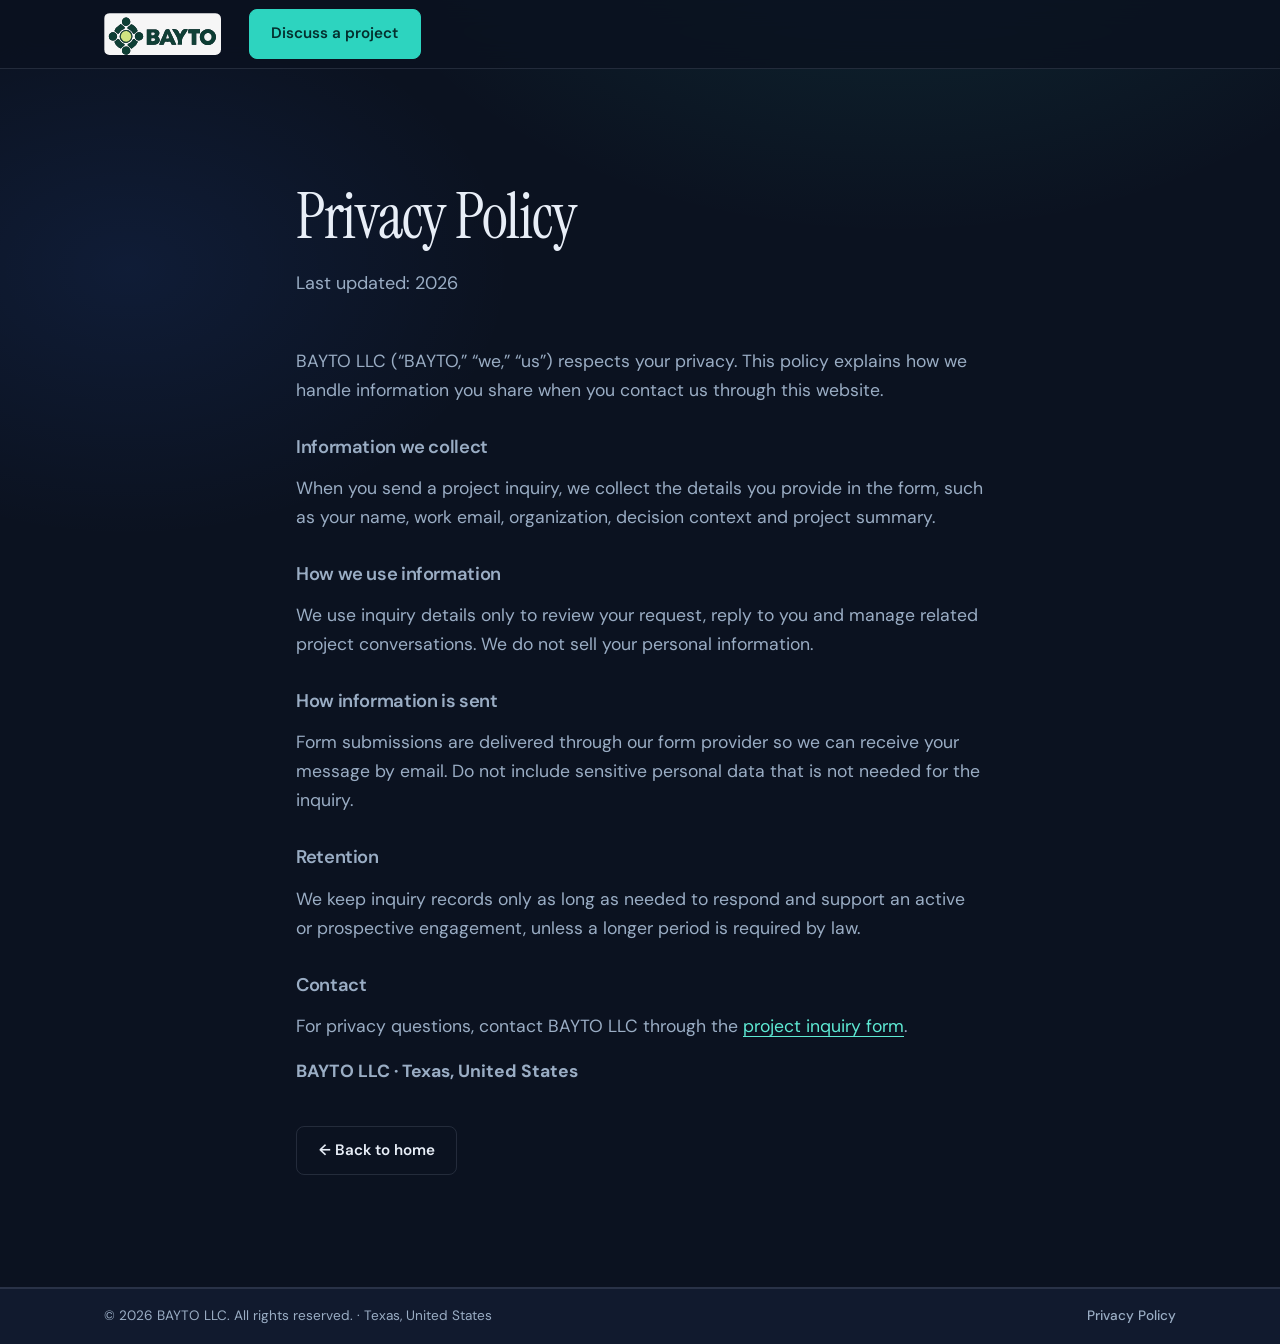
<file: privacy.html>
<!DOCTYPE html>
<html lang="en">
  <head>
    <meta charset="UTF-8" />
    <meta
      name="viewport"
      content="width=device-width, initial-scale=1.0, viewport-fit=cover"
    />
    <meta name="theme-color" content="#0b1220" />
    <meta
      name="description"
      content="Privacy Policy for BAYTO LLC."
    />
    <title>Privacy Policy — BAYTO LLC</title>
    <link rel="icon" href="assets/favicon.svg" type="image/svg+xml" />
    <link rel="preconnect" href="https://fonts.googleapis.com" />
    <link rel="preconnect" href="https://fonts.gstatic.com" crossorigin />
    <link
      href="https://fonts.googleapis.com/css2?family=DM+Sans:ital,opsz,wght@0,9..40,400;0,9..40,500;0,9..40,600;0,9..40,700;1,9..40,400&family=Instrument+Serif:ital@0;1&display=swap"
      rel="stylesheet"
    />
    <link rel="stylesheet" href="css/styles.css" />
  </head>
  <body>
    <a class="skip-link" href="#main">Skip to content</a>

    <header class="site-header">
      <div class="container header-inner">
        <a class="brand" href="index.html" aria-label="BAYTO home">
          <img class="brand-logo" src="assets/logo.svg" alt="BAYTO" width="142" height="51" />
        </a>
        <a class="btn btn-primary header-cta" href="index.html#inquiry">Discuss a project</a>
      </div>
    </header>

    <main id="main" class="section">
      <div class="container privacy-content">
        <header class="section-header">
          <h1>Privacy Policy</h1>
          <p class="section-lead">Last updated: 2026</p>
        </header>

        <div class="about-body">
          <p>
            BAYTO LLC (“BAYTO,” “we,” “us”) respects your privacy. This policy
            explains how we handle information you share when you contact us
            through this website.
          </p>

          <h2>Information we collect</h2>
          <p>
            When you send a project inquiry, we collect the details you provide
            in the form, such as your name, work email, organization, decision
            context and project summary.
          </p>

          <h2>How we use information</h2>
          <p>
            We use inquiry details only to review your request, reply to you and
            manage related project conversations. We do not sell your personal
            information.
          </p>

          <h2>How information is sent</h2>
          <p>
            Form submissions are delivered through our form provider so we can
            receive your message by email. Do not include sensitive personal data
            that is not needed for the inquiry.
          </p>

          <h2>Retention</h2>
          <p>
            We keep inquiry records only as long as needed to respond and
            support an active or prospective engagement, unless a longer period
            is required by law.
          </p>

          <h2>Contact</h2>
          <p>
            For privacy questions, contact BAYTO LLC through the
            <a href="index.html#inquiry">project inquiry form</a>.
          </p>

          <p><strong>BAYTO LLC · Texas, United States</strong></p>
          <a class="btn btn-ghost" href="index.html">← Back to home</a>
        </div>
      </div>
    </main>

    <footer class="site-footer">
      <div class="footer-bar">
        <div class="container footer-bar-inner">
          <p class="footer-copy">
            © 2026 BAYTO LLC. All rights reserved. · Texas, United States
          </p>
          <a class="footer-policy" href="privacy.html">Privacy Policy</a>
        </div>
      </div>
    </footer>
  </body>
</html>
</file>
<file: css/styles.css>
/* ==========================================================================
   BAYTO LLC — styles
   Structure: tokens → reset → layout → components → sections → responsive
   ========================================================================== */

/* --- Tokens --------------------------------------------------------------- */
:root {
  --color-bg: #0b1220;
  --color-bg-elevated: #111a2e;
  --color-bg-alt: #0e1729;
  --color-surface: rgba(255, 255, 255, 0.04);
  --color-surface-hover: rgba(255, 255, 255, 0.07);
  --color-border: rgba(148, 163, 184, 0.18);
  --color-border-strong: rgba(45, 212, 191, 0.35);
  --color-text: #e8eef7;
  --color-text-muted: #9aadc4;
  --color-accent: #2dd4bf;
  --color-accent-soft: rgba(45, 212, 191, 0.14);
  --color-accent-strong: #5eead4;
  --color-navy: #152238;

  --font-display: "Instrument Serif", Georgia, serif;
  --font-body: "DM Sans", system-ui, sans-serif;

  --space-1: 0.25rem;
  --space-2: 0.5rem;
  --space-3: 0.75rem;
  --space-4: 1rem;
  --space-5: 1.5rem;
  --space-6: 2rem;
  --space-7: clamp(2rem, 4vw, 3rem);
  --space-8: clamp(3rem, 6vw, 4.5rem);
  --space-9: clamp(4rem, 10vw, 7rem);

  --gutter: clamp(1.25rem, 4.5vw, 1.5rem);
  --safe-top: env(safe-area-inset-top, 0px);
  --safe-right: env(safe-area-inset-right, 0px);
  --safe-bottom: env(safe-area-inset-bottom, 0px);
  --safe-left: env(safe-area-inset-left, 0px);

  --radius-sm: 0.5rem;
  --radius-md: 0.875rem;
  --radius-lg: 1.25rem;

  --shadow-soft: 0 18px 50px rgba(0, 0, 0, 0.35);
  --header-h: 4.25rem;
  --container: 70rem;
  --ease: cubic-bezier(0.22, 1, 0.36, 1);
  --focus: 0 0 0 3px rgba(45, 212, 191, 0.45);
}

/* --- Reset / base --------------------------------------------------------- */
*,
*::before,
*::after {
  box-sizing: border-box;
}

html {
  scroll-behavior: smooth;
  -webkit-text-size-adjust: 100%;
  text-size-adjust: 100%;
  overflow-x: hidden;
}

@media (prefers-reduced-motion: reduce) {
  html {
    scroll-behavior: auto;
  }

  *,
  *::before,
  *::after {
    animation-duration: 0.01ms !important;
    animation-iteration-count: 1 !important;
    transition-duration: 0.01ms !important;
  }
}

body {
  margin: 0;
  min-height: 100vh;
  min-height: 100dvh;
  min-height: -webkit-fill-available;
  font-family: var(--font-body);
  font-size: clamp(1rem, 0.95rem + 0.2vw, 1.0625rem);
  line-height: 1.65;
  color: var(--color-text);
  background:
    radial-gradient(ellipse 80% 50% at 70% -10%, rgba(45, 212, 191, 0.12), transparent 55%),
    radial-gradient(ellipse 60% 40% at 10% 20%, rgba(56, 120, 255, 0.1), transparent 50%),
    var(--color-bg);
  -webkit-font-smoothing: antialiased;
  overflow-x: hidden;
  padding-bottom: var(--safe-bottom);
  -webkit-tap-highlight-color: rgba(45, 212, 191, 0.18);
}

img {
  display: block;
  max-width: 100%;
  height: auto;
}

a {
  color: var(--color-accent-strong);
  text-decoration-thickness: 1px;
  text-underline-offset: 0.2em;
}

a:hover {
  color: #fff;
}

:focus-visible {
  outline: none;
  box-shadow: var(--focus);
}

.skip-link {
  position: absolute;
  left: var(--space-4);
  top: -100%;
  z-index: 1000;
  padding: var(--space-2) var(--space-4);
  background: var(--color-accent);
  color: var(--color-bg);
  border-radius: var(--radius-sm);
  font-weight: 600;
  text-decoration: none;
}

.skip-link:focus {
  top: var(--space-4);
}

h1,
h2,
h3 {
  margin: 0 0 var(--space-4);
  line-height: 1.15;
  font-weight: 400;
  letter-spacing: -0.02em;
}

h1 {
  font-family: var(--font-display);
  font-size: clamp(1.85rem, 1.2rem + 3.4vw, 4.25rem);
  max-width: 16ch;
  overflow-wrap: anywhere;
  word-break: break-word;
  hyphens: auto;
}

h2 {
  font-family: var(--font-display);
  font-size: clamp(1.75rem, 1.25rem + 2vw, 2.85rem);
}

h3 {
  font-family: var(--font-body);
  font-size: clamp(1.05rem, 1rem + 0.35vw, 1.2rem);
  font-weight: 600;
  letter-spacing: -0.01em;
}

p {
  margin: 0 0 var(--space-4);
}

p:last-child {
  margin-bottom: 0;
}

ul,
ol {
  margin: 0;
  padding: 0;
  list-style: none;
}

button,
input,
textarea {
  font: inherit;
  color: inherit;
}

/* --- Layout --------------------------------------------------------------- */
.container {
  width: 100%;
  max-width: var(--container);
  margin-inline: auto;
  padding-left: max(var(--gutter), var(--safe-left));
  padding-right: max(var(--gutter), var(--safe-right));
  box-sizing: border-box;
}

.section {
  padding: var(--space-9) 0;
  position: relative;
  scroll-margin-top: calc(var(--header-h) + var(--safe-top));
}

.section-alt {
  background: linear-gradient(180deg, var(--color-bg-alt), transparent 100%);
}

.section-header {
  max-width: 38rem;
  margin-bottom: var(--space-7);
}

.section-lead {
  color: var(--color-text-muted);
  font-size: clamp(1rem, 0.95rem + 0.35vw, 1.125rem);
  margin: 0;
}

/* --- Buttons -------------------------------------------------------------- */
.btn {
  display: inline-flex;
  align-items: center;
  justify-content: center;
  gap: var(--space-2);
  min-height: 2.85rem;
  padding: 0.7rem 1.35rem;
  border: 1px solid transparent;
  border-radius: var(--radius-sm);
  font-weight: 600;
  font-size: 0.95rem;
  text-decoration: none;
  cursor: pointer;
  touch-action: manipulation;
  transition: background 0.25s var(--ease), border-color 0.25s var(--ease),
    color 0.25s var(--ease), transform 0.25s var(--ease);
}

.btn-primary {
  background: var(--color-accent);
  color: #042f2e;
  border-color: var(--color-accent);
}

.btn-primary:hover {
  background: var(--color-accent-strong);
  color: #042f2e;
}

.btn-ghost {
  background: transparent;
  color: var(--color-text);
  border-color: var(--color-border);
}

.btn-ghost:hover {
  border-color: var(--color-accent);
  color: var(--color-accent-strong);
  background: var(--color-accent-soft);
}

/* --- Header / nav --------------------------------------------------------- */
.site-header {
  position: sticky;
  top: 0;
  z-index: 100;
  min-height: var(--header-h);
  padding-top: var(--safe-top);
  -webkit-backdrop-filter: blur(14px);
  backdrop-filter: blur(14px);
  background: rgba(11, 18, 32, 0.86);
  border-bottom: 1px solid var(--color-border);
}

.header-inner {
  display: flex;
  align-items: center;
  gap: var(--space-3);
  min-height: var(--header-h);
}

.brand {
  display: inline-flex;
  align-items: center;
  text-decoration: none;
  color: var(--color-text);
  flex-shrink: 0;
  line-height: 0;
}

.brand-logo {
  display: block;
  width: auto;
  height: 2.6rem;
  max-width: min(10.5rem, 42vw);
  border-radius: 0.35rem;
}

.brand-footer .brand-logo {
  height: 2.15rem;
  max-width: 9rem;
}

.site-nav {
  margin-left: auto;
}

.nav-list {
  display: flex;
  gap: var(--space-5);
}

.nav-list a {
  color: var(--color-text-muted);
  text-decoration: none;
  font-size: 0.95rem;
  font-weight: 500;
}

.nav-list a:hover,
.nav-list a[aria-current="true"] {
  color: var(--color-text);
}

.header-cta {
  margin-left: var(--space-4);
  flex-shrink: 0;
  white-space: nowrap;
}

.nav-toggle {
  display: none;
  margin-left: auto;
  width: 2.5rem;
  height: 2.5rem;
  padding: 0;
  border: 1px solid var(--color-border);
  border-radius: var(--radius-sm);
  background: transparent;
  cursor: pointer;
  flex-direction: column;
  justify-content: center;
  align-items: center;
  gap: 0.35rem;
}

.nav-toggle-bar {
  display: block;
  width: 1.1rem;
  height: 2px;
  background: var(--color-text);
  transition: transform 0.25s var(--ease);
}

.nav-toggle[aria-expanded="true"] .nav-toggle-bar:first-child {
  transform: translateY(3px) rotate(45deg);
}

.nav-toggle[aria-expanded="true"] .nav-toggle-bar:last-child {
  transform: translateY(-3px) rotate(-45deg);
}

/* --- Hero ----------------------------------------------------------------- */
.hero {
  position: relative;
  min-height: calc(100svh - var(--header-h) - var(--safe-top));
  min-height: calc(100dvh - var(--header-h) - var(--safe-top));
  display: grid;
  align-items: center;
  overflow: hidden;
  padding: var(--space-8) 0 calc(var(--space-9) + 1rem);
  scroll-margin-top: calc(var(--header-h) + var(--safe-top));
}

.hero-canvas-wrap {
  position: absolute;
  inset: 0;
  z-index: 0;
  pointer-events: none;
}

#hero-canvas {
  width: 100%;
  height: 100%;
  display: block;
  opacity: 0.85;
}

.hero-content {
  position: relative;
  z-index: 1;
  width: 100%;
  max-width: min(40rem, 100%);
  min-width: 0;
}

.hero-brand {
  margin: 0 0 var(--space-4);
  font-size: clamp(1.25rem, 0.95rem + 2.2vw, 2.5rem);
  font-weight: 700;
  letter-spacing: 0.12em;
  color: var(--color-accent);
  overflow-wrap: anywhere;
}

.hero-lead {
  max-width: 34rem;
  color: var(--color-text-muted);
  font-size: clamp(1rem, 0.95rem + 0.4vw, 1.125rem);
  margin-bottom: var(--space-6);
  overflow-wrap: break-word;
}

.hero-actions {
  display: flex;
  flex-wrap: wrap;
  gap: var(--space-3);
}

/* --- Services ------------------------------------------------------------- */
.services-grid {
  display: grid;
  grid-template-columns: repeat(auto-fit, minmax(min(100%, 17.5rem), 1fr));
  gap: clamp(1rem, 2.5vw, 1.5rem);
}

.service-card {
  position: relative;
  padding: clamp(1.25rem, 3vw, 2rem);
  border-radius: var(--radius-lg);
  border: 1px solid var(--color-border);
  background: linear-gradient(160deg, var(--color-surface), rgba(17, 26, 46, 0.65));
  box-shadow: var(--shadow-soft);
  -webkit-backdrop-filter: blur(10px);
  backdrop-filter: blur(10px);
  transform-style: preserve-3d;
  transition: transform 0.35s var(--ease), border-color 0.35s var(--ease),
    background 0.35s var(--ease);
  min-width: 0;
}

.service-card:hover {
  border-color: var(--color-border-strong);
  background: linear-gradient(160deg, var(--color-surface-hover), rgba(17, 26, 46, 0.8));
}

.service-card h3 {
  margin-bottom: var(--space-3);
}

.service-card > p {
  color: var(--color-text-muted);
}

.card-example {
  margin-top: var(--space-4);
  padding: var(--space-4);
  border-radius: var(--radius-md);
  background: rgba(0, 0, 0, 0.22);
  border: 1px solid var(--color-border);
  color: var(--color-text-muted);
  font-size: 0.95rem;
}

.card-example .label {
  display: block;
  margin-bottom: var(--space-2);
  font-size: 0.75rem;
  font-weight: 600;
  letter-spacing: 0.08em;
  text-transform: uppercase;
  color: var(--color-accent);
}

.example-title {
  display: block;
  margin-bottom: var(--space-2);
  color: var(--color-text);
  font-weight: 600;
}

.deliverables-label {
  margin: var(--space-5) 0 var(--space-2);
  font-size: 0.75rem;
  font-weight: 600;
  letter-spacing: 0.08em;
  text-transform: uppercase;
  color: var(--color-accent);
}

.deliverables {
  display: grid;
  gap: var(--space-2);
}

.deliverables li {
  position: relative;
  padding-left: 1.1rem;
  color: var(--color-text-muted);
  font-size: 0.95rem;
}

.deliverables li::before {
  content: "";
  position: absolute;
  left: 0;
  top: 0.55em;
  width: 0.4rem;
  height: 0.4rem;
  border-radius: 50%;
  background: var(--color-accent);
}

/* --- Approach ------------------------------------------------------------- */
.approach-steps {
  display: grid;
  gap: var(--space-4);
  max-width: 48rem;
}

.approach-step {
  display: grid;
  grid-template-columns: auto 1fr;
  gap: var(--space-5);
  align-items: start;
  padding: var(--space-5) 0;
  border-bottom: 1px solid var(--color-border);
}

.approach-step:last-child {
  border-bottom: 0;
}

.step-num {
  font-family: var(--font-display);
  font-size: 1.75rem;
  color: var(--color-accent);
  line-height: 1;
  min-width: 2.5rem;
}

.approach-step h3 {
  margin-bottom: var(--space-2);
}

.approach-step p {
  color: var(--color-text-muted);
  margin: 0;
}

/* --- About ---------------------------------------------------------------- */
.about-layout {
  display: grid;
  grid-template-columns: minmax(0, 1fr) minmax(0, 1.1fr);
  gap: var(--space-7);
  align-items: start;
}

.about-layout .section-header {
  margin-bottom: 0;
}

.about-body {
  color: var(--color-text-muted);
  font-size: clamp(1rem, 0.95rem + 0.35vw, 1.1rem);
  min-width: 0;
}

.about-points {
  display: grid;
  gap: var(--space-2);
  margin-bottom: var(--space-5);
}

.about-points li {
  position: relative;
  padding-left: 1.1rem;
  color: var(--color-text);
  font-weight: 600;
}

.about-points li::before {
  content: "";
  position: absolute;
  left: 0;
  top: 0.55em;
  width: 0.4rem;
  height: 0.4rem;
  border-radius: 50%;
  background: var(--color-accent);
}

.about-cta {
  margin-top: var(--space-5);
}

/* --- Inquiry form --------------------------------------------------------- */
.inquiry-layout {
  max-width: 42rem;
}

.inquiry-form {
  display: grid;
  gap: var(--space-5);
}

.form-row {
  display: grid;
  grid-template-columns: repeat(2, minmax(0, 1fr));
  gap: var(--space-5);
}

.field {
  display: grid;
  gap: var(--space-2);
}

.field label {
  font-size: 0.9rem;
  font-weight: 600;
}

.optional {
  font-weight: 400;
  color: var(--color-text-muted);
}

.field input,
.field textarea {
  width: 100%;
  max-width: 100%;
  padding: 0.85rem 1rem;
  border-radius: var(--radius-sm);
  border: 1px solid var(--color-border);
  background: rgba(0, 0, 0, 0.28);
  font-size: 1rem; /* keeps iOS from zooming on focus */
  transition: border-color 0.2s var(--ease), background 0.2s var(--ease);
}

.field input::placeholder,
.field textarea::placeholder {
  color: rgba(154, 173, 196, 0.55);
}

.field input:hover,
.field textarea:hover {
  border-color: rgba(148, 163, 184, 0.35);
}

.field input:focus,
.field textarea:focus {
  border-color: var(--color-accent);
  background: rgba(0, 0, 0, 0.38);
}

.field textarea {
  resize: vertical;
  min-height: 8rem;
}

.botcheck {
  position: absolute;
  left: -9999px;
  opacity: 0;
  height: 0;
  width: 0;
}

.form-status {
  margin: 0;
  color: #fca5a5;
  font-size: 0.95rem;
}

.form-status[data-type="success"] {
  color: var(--color-accent-strong);
}

.form-thanks {
  padding: var(--space-7);
  border-radius: var(--radius-lg);
  border: 1px solid var(--color-border-strong);
  background: var(--color-accent-soft);
}

.form-thanks h3 {
  color: var(--color-accent-strong);
}

.inquiry-form.is-sending .btn {
  opacity: 0.7;
  pointer-events: none;
}

/* --- Footer / sticky CTA -------------------------------------------------- */
.site-footer {
  border-top: 1px solid var(--color-border);
  background: var(--color-bg-elevated);
}

.footer-inner {
  display: flex;
  flex-wrap: wrap;
  align-items: center;
  gap: var(--space-4) var(--space-5);
  padding: var(--space-6) 0;
}

.footer-nav {
  display: flex;
  flex-wrap: wrap;
  gap: var(--space-4);
  margin-left: auto;
}

.footer-nav a {
  color: var(--color-text-muted);
  text-decoration: none;
  font-size: 0.9rem;
}

.footer-nav a:hover {
  color: var(--color-text);
}

.footer-bar {
  border-top: 1px solid var(--color-border);
  padding: var(--space-4) 0;
  padding-bottom: calc(var(--space-4) + var(--safe-bottom));
}

.footer-bar-inner {
  display: flex;
  flex-wrap: wrap;
  align-items: center;
  justify-content: space-between;
  gap: var(--space-3) var(--space-5);
}

.footer-copy {
  margin: 0;
  color: var(--color-text-muted);
  font-size: 0.85rem;
  line-height: 1.5;
}

.footer-policy {
  color: var(--color-text-muted);
  text-decoration: none;
  font-size: 0.85rem;
  font-weight: 500;
  white-space: nowrap;
}

.footer-policy:hover {
  color: var(--color-accent-strong);
}

/* --- Scroll reveal -------------------------------------------------------- */
.reveal {
  opacity: 0;
  transform: translateY(1.25rem);
  transition: opacity 0.7s var(--ease), transform 0.7s var(--ease);
}

.reveal.is-visible {
  opacity: 1;
  transform: none;
}

.reduced-motion .reveal {
  opacity: 1;
  transform: none;
  transition: none;
}

.reduced-motion .service-card {
  transform: none !important;
  transition: border-color 0.2s ease, background 0.2s ease;
}

.reduced-motion #hero-canvas {
  opacity: 0.35;
}

/* --- Responsive ----------------------------------------------------------- */

/* Large desktops */
@media (min-width: 1400px) {
  :root {
    --container: 76rem;
  }

  .hero-content {
    max-width: 44rem;
  }
}

/* Tablet / small laptop */
@media (max-width: 1100px) {
  .nav-list {
    gap: var(--space-4);
  }

  .header-cta {
    padding: 0.55rem 0.9rem;
    font-size: 0.85rem;
    min-height: 2.5rem;
  }
}

@media (max-width: 960px) {
  .about-layout {
    grid-template-columns: 1fr;
    gap: var(--space-5);
  }

  .about-layout .section-header {
    margin-bottom: var(--space-4);
  }

  .approach-steps {
    max-width: none;
  }
}

/* Phones & compact tablets (iPad Mini portrait, large phones) */
@media (max-width: 768px) {
  :root {
    --header-h: 3.75rem;
    --gutter: 1.5rem;
  }

  .nav-toggle {
    display: inline-flex;
    order: 3;
    margin-left: 0;
    min-width: 2.75rem;
    min-height: 2.75rem;
  }

  .header-cta {
    order: 2;
    margin-left: auto;
    margin-right: var(--space-2);
    padding: 0.5rem 0.75rem;
    font-size: 0.8rem;
    min-height: 2.5rem;
  }

  .site-nav {
    order: 4;
    position: absolute;
    left: 0;
    right: 0;
    top: 100%;
    margin: 0;
    padding:
      var(--space-4)
      calc(var(--gutter) + var(--safe-left))
      calc(var(--space-5) + var(--safe-bottom))
      calc(var(--gutter) + var(--safe-right));
    background: rgba(11, 18, 32, 0.97);
    border-bottom: 1px solid var(--color-border);
    transform: translateY(-0.5rem);
    opacity: 0;
    pointer-events: none;
    transition: opacity 0.25s var(--ease), transform 0.25s var(--ease);
    max-height: min(70dvh, calc(100dvh - var(--header-h) - var(--safe-top)));
    overflow-y: auto;
    -webkit-overflow-scrolling: touch;
  }

  .site-nav.is-open {
    opacity: 1;
    pointer-events: auto;
    transform: none;
  }

  .nav-list {
    flex-direction: column;
    gap: 0;
  }

  .nav-list a {
    display: block;
    padding: 1rem 0;
    font-size: 1.05rem;
    border-bottom: 1px solid var(--color-border);
    min-height: 2.75rem;
  }

  .nav-list li:last-child a {
    border-bottom: 0;
  }

  .form-row {
    grid-template-columns: 1fr;
  }

  .hero {
    min-height: auto;
    padding: var(--space-7) 0 var(--space-8);
    align-items: start;
  }

  .hero-canvas-wrap {
    opacity: 0.4;
  }

  .hero-brand {
    letter-spacing: 0.1em;
  }

  .hero-actions .btn {
    min-height: 2.75rem;
  }

  .approach-step {
    gap: var(--space-3);
    padding: var(--space-4) 0;
  }

  .step-num {
    font-size: 1.4rem;
    min-width: 2rem;
  }

  .form-thanks {
    padding: var(--space-5);
  }

  .footer-inner {
    flex-direction: column;
    align-items: flex-start;
  }

  .footer-nav {
    margin-left: 0;
    gap: var(--space-3) var(--space-4);
  }

  .inquiry-form .btn,
  .about-cta {
    width: 100%;
    min-height: 2.85rem;
  }

  .field input,
  .field textarea {
    min-height: 2.85rem;
  }
}

/* iPhone / small phones (SE, 12/13/14, 15/16 standard widths) */
@media (max-width: 480px) {
  :root {
    --gutter: 1.5rem;
  }

  .brand {
    gap: 0.45rem;
    max-width: 42%;
  }

  .brand-logo {
    height: 2.15rem;
    max-width: min(8.5rem, 38vw);
  }

  .header-cta {
    padding: 0.45rem 0.65rem;
    font-size: 0.72rem;
    max-width: 9.5rem;
    white-space: normal;
    line-height: 1.2;
    text-align: center;
  }

  h1 {
    max-width: none;
    font-size: clamp(1.75rem, 8.5vw, 2.35rem);
  }

  .hero-lead {
    font-size: 1rem;
  }

  .section-header {
    margin-bottom: var(--space-5);
  }

  .service-card,
  .card-example {
    padding: var(--space-4);
  }

  .footer-bar-inner {
    flex-direction: column;
    align-items: flex-start;
  }
}

.privacy-content {
  max-width: 46rem;
}

.privacy-content h1 {
  max-width: none;
}

.privacy-content h2 {
  margin-top: var(--space-6);
  font-family: var(--font-body);
  font-size: 1.15rem;
  font-weight: 600;
}

.privacy-content .btn {
  margin-top: var(--space-5);
}

/* Very narrow (iPhone SE 1st gen / compact) */
@media (max-width: 374px) {
  :root {
    --gutter: 1rem;
  }

  .brand-logo {
    height: 1.9rem;
    max-width: min(7.5rem, 36vw);
  }

  .header-cta {
    max-width: 7.75rem;
    font-size: 0.68rem;
    padding: 0.4rem 0.5rem;
  }

  .hero-brand {
    font-size: 1.15rem;
    letter-spacing: 0.08em;
  }
}

/* Short viewports (landscape phones) */
@media (max-height: 500px) and (orientation: landscape) {
  .hero {
    min-height: auto;
    padding: var(--space-5) 0 var(--space-6);
  }

  .hero-canvas-wrap {
    opacity: 0.3;
  }

  .site-nav {
    max-height: calc(100dvh - 3rem - var(--safe-top));
  }
}

/* iOS Safari address-bar / dynamic viewport support */
@supports (-webkit-touch-callout: none) {
  .hero {
    min-height: calc(100svh - var(--header-h) - var(--safe-top));
  }

  @media (max-width: 768px) {
    .hero {
      min-height: auto;
    }
  }
}

/* Touch devices: disable hover tilt affordance conflict */
@media (hover: none), (pointer: coarse) {
  .service-card {
    transform: none !important;
  }
}

/* Prefer denser layout when space allows on mid tablets */
@media (min-width: 640px) {
  .services-grid {
    grid-template-columns: repeat(2, minmax(0, 1fr));
  }
}
</file>
